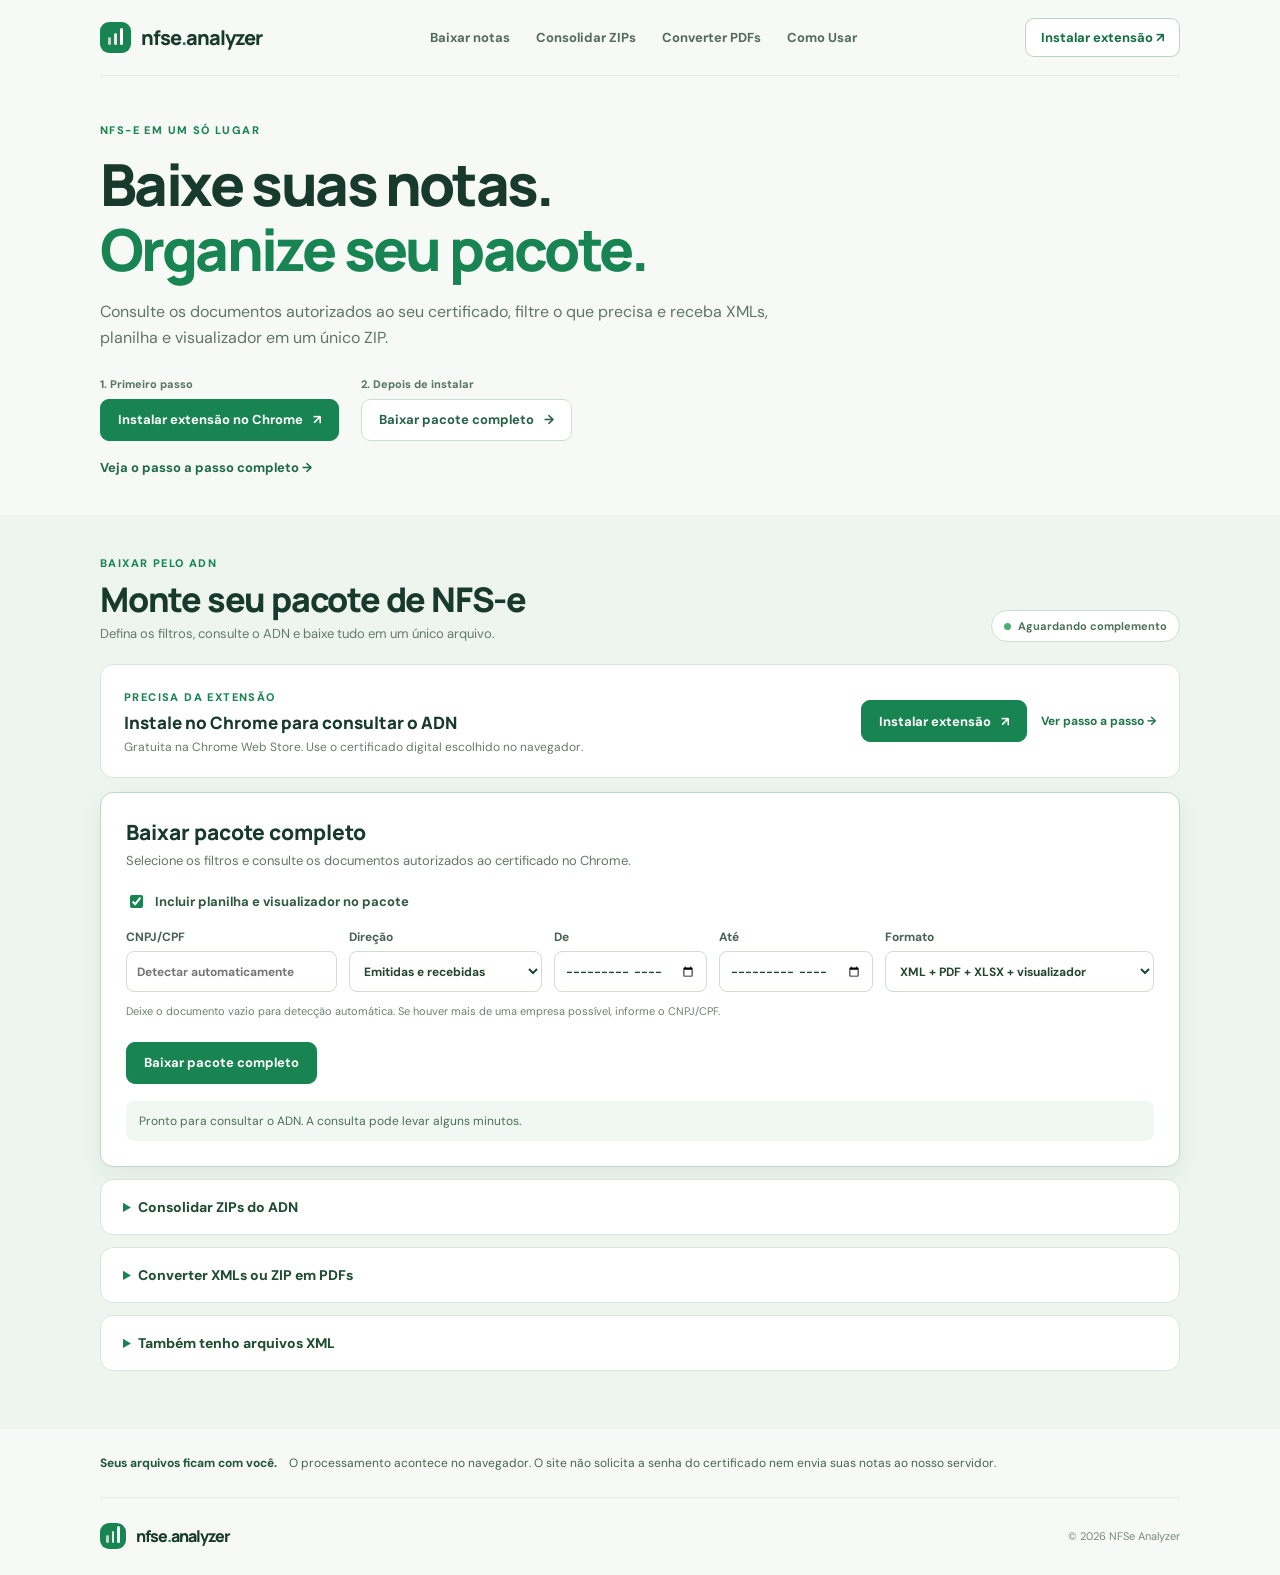
<file: index.html>
<!doctype html>
<html lang="pt-BR">

<head>
  <meta charset="UTF-8" />
  <meta name="viewport" content="width=device-width, initial-scale=1" />
  <meta name="theme-color" content="#f5f8f5" />
  <meta name="description" content="Baixe NFS-e pelo ADN, organize XMLs e gere um pacote com planilha, PDFs de conferência e visualizador." />
  <title>NFSe Analyzer — baixe e organize suas NFS-e</title>
  <link rel="icon" type="image/png" sizes="32x32" href="./extension/icons/icon-32.png" />
  <link rel="icon" type="image/png" sizes="16x16" href="./extension/icons/icon-16.png" />
  <link rel="preconnect" href="https://fonts.googleapis.com" />
  <link rel="preconnect" href="https://fonts.gstatic.com" crossorigin />
  <link
    href="https://fonts.googleapis.com/css2?family=DM+Sans:wght@400;500;600;700&family=Manrope:wght@400;500;600;700;800&display=swap"
    rel="stylesheet" />
  <link rel="stylesheet" href="./styles.css" />
    <script src="./vendor/exceljs.min.js" defer></script>
    <script src="./vendor/jszip.min.js" defer></script>
    <script src="./vendor/pdf-lib.min.js" defer></script>
    <script src="./site-status.js" defer></script>
    <script src="./xml-import.js" defer></script>
    <script src="./adn-export.js" defer></script>
    <script src="./danfse.js" defer></script>
    <script src="./adn-organize.js" defer></script>
    <script src="./pdf-convert.js" defer></script>
</head>

<body>
  <div class="site-shell">
    <header class="site-header">
      <a class="brand" href="#inicio" aria-label="NFSe Analyzer, início">
        <span class="brand-mark" aria-hidden="true"><span></span><span></span><span></span></span>
        <span>nfse<span class="brand-accent">.</span>analyzer</span>
      </a>
      <nav class="desktop-nav" aria-label="Navegação principal">
        <a href="#importar">Baixar notas</a>
        <a href="#adn-organize">Consolidar ZIPs</a>
        <a href="#pdf-convert">Converter PDFs</a>
        <a href="./guia.html">Como Usar</a>
      </nav>
      <a class="header-cta" href="https://chromewebstore.google.com/detail/ohkpaipmjfkncgmcnjjheplfcocjnpno" target="_blank" rel="noopener noreferrer">Instalar extensão <span aria-hidden="true">↗</span></a>
    </header>

    <main id="inicio">
      <section class="hero section-wrap" aria-labelledby="hero-title">
        <span class="section-kicker">NFS-E EM UM SÓ LUGAR</span>
        <h1 id="hero-title">Baixe suas notas.<br /><span>Organize seu pacote.</span></h1>
        <p>Consulte os documentos autorizados ao seu certificado, filtre o que precisa e receba XMLs, planilha e visualizador em um único ZIP.</p>
        <div class="hero-actions">
          <div class="hero-step"><span>1. Primeiro passo</span><a class="button button-primary" href="https://chromewebstore.google.com/detail/ohkpaipmjfkncgmcnjjheplfcocjnpno" target="_blank" rel="noopener noreferrer">Instalar extensão no Chrome <span aria-hidden="true">↗</span></a></div>
          <div class="hero-step"><span>2. Depois de instalar</span><a class="button" href="#importar">Baixar pacote completo <span aria-hidden="true">→</span></a></div>
        </div>
        <a class="text-link hero-guide-link" href="./guia.html">Veja o passo a passo completo →</a>
      </section>

      <section id="importar" class="workspace-section" aria-labelledby="workspace-title">
        <div class="section-wrap">
          <div class="workspace-heading">
            <div><span class="section-kicker">BAIXAR PELO ADN</span>
              <h2 id="workspace-title">Monte seu pacote de NFS-e</h2>
              <p>Defina os filtros, consulte o ADN e baixe tudo em um único arquivo.</p>
            </div><span class="prototype-badge" id="connection-badge">Aguardando complemento</span>
          </div>
          <div class="install-banner" id="instalar-complemento">
            <div class="install-banner-copy"><span class="section-kicker">PRECISA DA EXTENSÃO</span><h3>Instale no Chrome para consultar o ADN</h3><p>Gratuita na Chrome Web Store. Use o certificado digital escolhido no navegador.</p></div>
            <div class="install-banner-actions"><a class="button button-primary" href="https://chromewebstore.google.com/detail/ohkpaipmjfkncgmcnjjheplfcocjnpno" target="_blank" rel="noopener noreferrer">Instalar extensão <span aria-hidden="true">↗</span></a><a href="./guia.html">Ver passo a passo <span aria-hidden="true">→</span></a></div>
          </div>
          <div class="portal-panel" aria-labelledby="adn-title">
            <div class="portal-panel-copy">
              <h3 id="adn-title">Baixar pacote completo</h3>
              <p>Selecione os filtros e consulte os documentos autorizados ao certificado no Chrome.</p>
              <div class="adn-direct-options">
                <label><input id="adn-full-package" type="checkbox" checked /> Incluir planilha e visualizador no pacote</label>
                <div id="adn-direct-filters">
                  <label>CNPJ/CPF <input id="adn-direct-company" inputmode="numeric" placeholder="Detectar automaticamente" /></label>
                  <label>Direção <select id="adn-direct-direction"><option value="">Emitidas e recebidas</option><option value="issued">Emitidas</option><option value="received">Recebidas</option></select></label>
                  <label>De <input id="adn-direct-from" type="month" /></label>
                  <label>Até <input id="adn-direct-to" type="month" /></label>
                  <label>Formato <select id="adn-direct-format"><option value="all">XML + PDF + XLSX + visualizador</option><option value="xml-xlsx">XML + XLSX + visualizador</option><option value="xml-only">Somente XML + visualizador</option></select></label>
                </div>
                <p id="adn-direct-help">Deixe o documento vazio para detecção automática. Se houver mais de uma empresa possível, informe o CNPJ/CPF.</p>
              </div>
              <div class="portal-actions">
                <button id="adn-export-button" class="button button-primary" type="button">Baixar pacote completo</button>
                <button id="adn-stop-button" class="button" type="button" hidden>Parar e salvar parcial</button>
              </div>
              <p id="adn-feedback" role="status" aria-live="polite">Pronto para consultar o ADN. A consulta pode levar alguns minutos.</p>
            </div>
          </div>
          <details class="alternative-import adn-organize" id="adn-organize">
            <summary>Consolidar ZIPs do ADN</summary>
            <p>Junte os ZIPs de uma consulta interrompida e gere uma planilha consolidada. Selecione todos os lotes para conferir a sequência.</p>
            <div class="adn-organize-controls">
              <input id="adn-zip-input" type="file" accept=".zip,application/zip" multiple aria-label="Selecionar todos os ZIPs da consulta ao ADN" />
              <label>Empresa <select id="adn-company"><option value="">Todas</option></select></label>
              <label>Direção <select id="adn-direction"><option value="">Emitidas e recebidas</option><option value="issued">Emitidas</option><option value="received">Recebidas</option></select></label>
              <label>Período <select id="adn-period-kind"><option value="issue">Mês de emissão</option><option value="competence">Competência</option></select></label>
              <label>De <input id="adn-month-from" type="month" /></label>
              <label>Até <input id="adn-month-to" type="month" /></label>
              <label>Situação <select id="adn-status-filter"><option value="">Todas</option><option value="valid">Válidas</option><option value="cancelled">Canceladas</option><option value="substituted">Substituídas</option></select></label>
              <label class="adn-pdf-option"><input id="adn-include-pdf" type="checkbox" checked /> Incluir PDFs das notas</label>
              <button id="adn-organize-button" class="button button-primary" type="button" disabled>Gerar ZIP consolidado</button>
            </div>
            <p id="adn-organize-feedback" role="status" aria-live="polite">Selecione todos os ZIPs do ADN para começar.</p>
            <div id="adn-batch-preview" class="adn-batch-preview" hidden>
              <div class="adn-preview-top"><strong>Visualizador consolidado</strong><input id="adn-preview-search" type="search" placeholder="Buscar número, cliente, prestador ou chave" aria-label="Buscar notas consolidadas" /></div>
              <p id="adn-preview-summary"></p>
              <div class="table-scroll"><table><thead><tr><th>Número</th><th>Emissão</th><th>Prestador</th><th>Tomador</th><th>Valor</th><th>Situação</th></tr></thead><tbody id="adn-preview-body"></tbody></table></div>
              <div class="adn-preview-pages"><p id="adn-preview-count"></p><button id="adn-preview-prev" class="button" type="button">Anterior</button><button id="adn-preview-next" class="button" type="button">Próxima</button></div>
            </div>
            <dialog id="adn-note-detail" class="adn-note-detail"><div class="adn-detail-heading"><h3>Detalhes da NFS-e</h3><button type="button" id="adn-detail-close" class="button">Fechar</button></div><div id="adn-note-detail-content"></div></dialog>
          </details>
          <details class="alternative-import" id="pdf-convert">
            <summary>Converter XMLs ou ZIP em PDFs</summary>
            <p>Use arquivos XML ou um ZIP já baixado. A conversão é local e não consulta o ADN. Eventos no ZIP identificam notas canceladas e substituídas.</p>
            <div class="xml-import-actions"><input id="pdf-convert-input" type="file" accept=".xml,.zip,text/xml,application/xml,application/zip" multiple aria-label="Selecionar XMLs ou ZIP para converter" /><button id="pdf-convert-button" class="button" type="button" disabled>Baixar PDFs em ZIP</button></div>
            <p id="pdf-convert-feedback" role="status" aria-live="polite">Selecione arquivos para começar.</p>
          </details>
          <details class="alternative-import">
            <summary>Também tenho arquivos XML</summary>
            <p>Selecione XMLs oficiais de NFS-e que você já baixou. A análise acontece nesta aba, sem enviar os arquivos ao servidor.</p>
            <div class="xml-import-actions">
              <input id="xml-files" type="file" accept=".xml,text/xml,application/xml" multiple aria-label="Selecionar XMLs de NFS-e" />
              <button id="xml-export-button" class="button" type="button" disabled>↧ Baixar ZIP com XMLs e relatório</button>
            </div>
            <p id="xml-feedback" role="status" aria-live="polite">Nenhum XML selecionado.</p>
            <div class="table-scroll" id="xml-preview" hidden></div>
          </details>

        </div>
      </section>

      <section id="privacidade" class="privacy-section section-wrap">
        <strong>Seus arquivos ficam com você.</strong>
        <p>O processamento acontece no navegador. O site não solicita a senha do certificado nem envia suas notas ao nosso servidor.</p>
      </section>
    </main>
    <footer class="site-footer section-wrap"><a class="brand" href="#inicio"><span class="brand-mark"
          aria-hidden="true"><span></span><span></span><span></span></span><span>nfse<span
            class="brand-accent">.</span>analyzer</span></a><span>© <span id="year"></span> NFSe Analyzer</span></footer>
  </div>
</body>

</html>
</file>
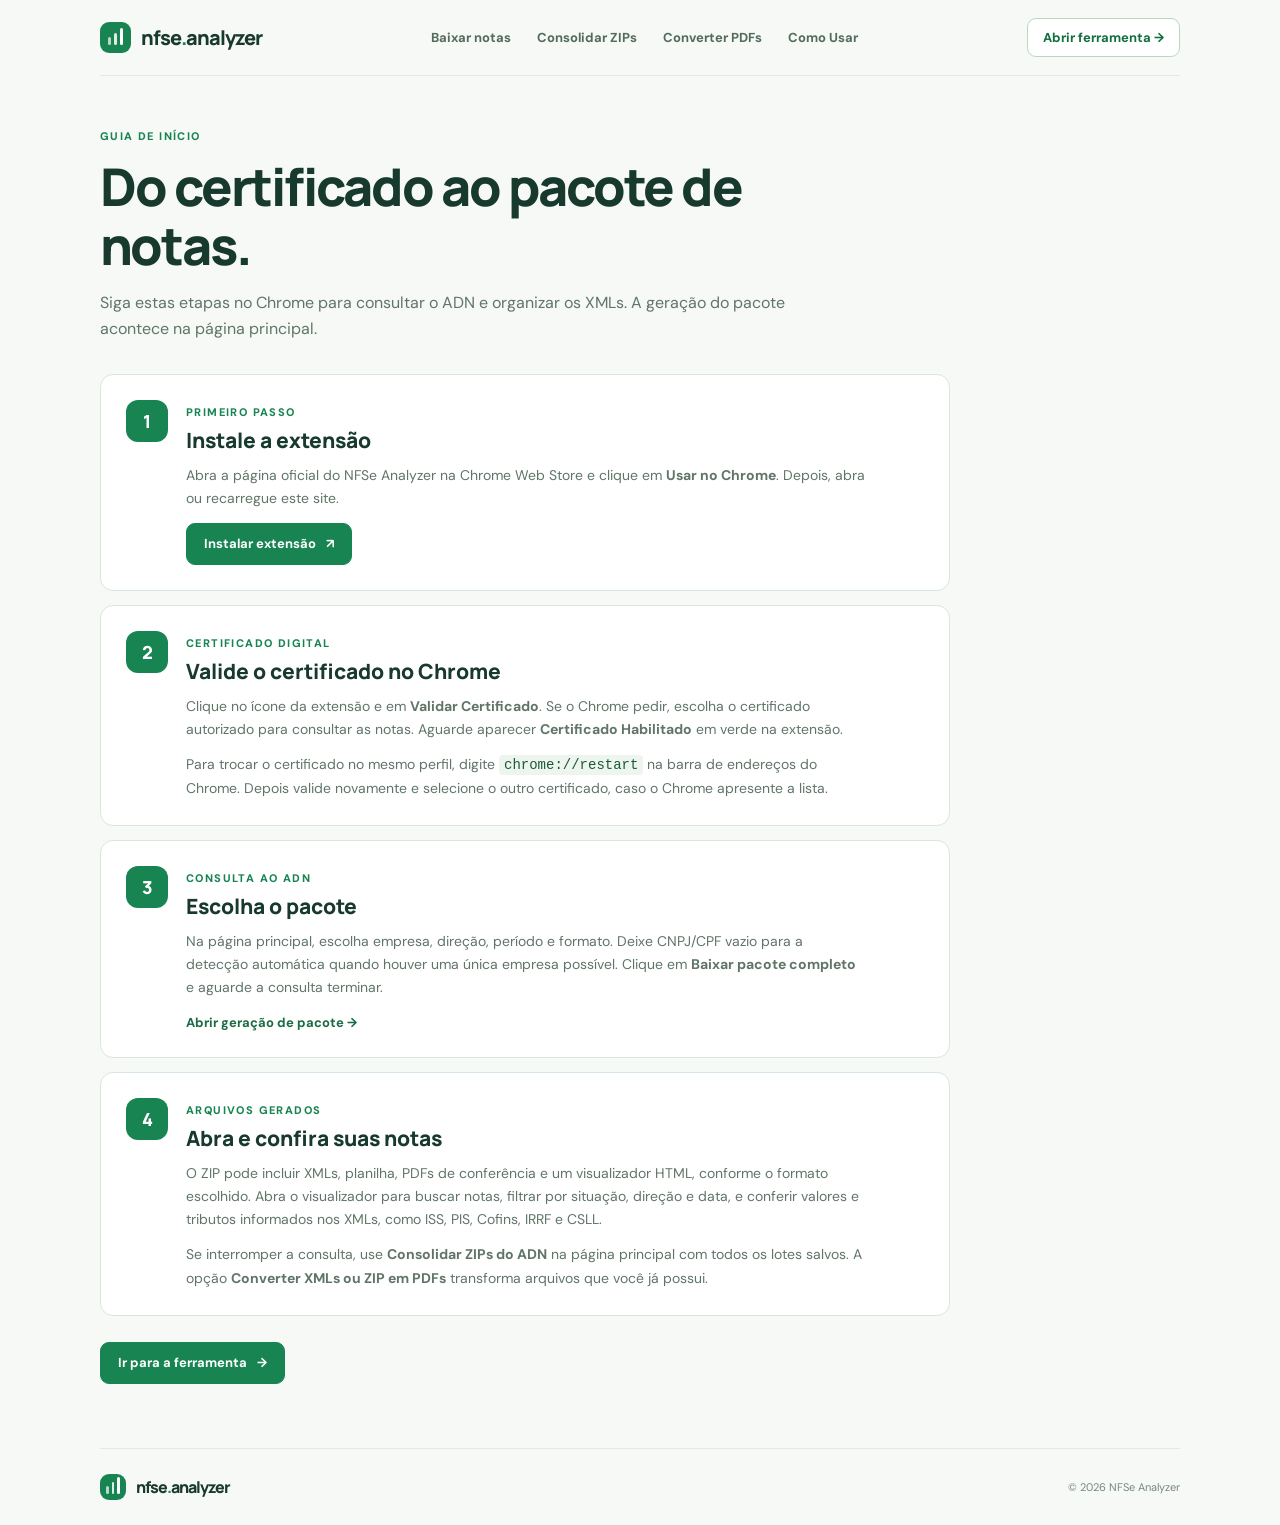
<file: guia.html>
<!doctype html>
<html lang="pt-BR">

<head>
  <meta charset="UTF-8" />
  <meta name="viewport" content="width=device-width, initial-scale=1" />
  <meta name="theme-color" content="#f5f8f5" />
  <meta name="description" content="Passo a passo para instalar a extensão NFSe Analyzer, validar o certificado e baixar suas NFS-e." />
  <title>Passo a passo — NFSe Analyzer</title>
  <link rel="icon" type="image/png" sizes="32x32" href="./extension/icons/icon-32.png" />
  <link rel="icon" type="image/png" sizes="16x16" href="./extension/icons/icon-16.png" />
  <link rel="preconnect" href="https://fonts.googleapis.com" />
  <link rel="preconnect" href="https://fonts.gstatic.com" crossorigin />
  <link href="https://fonts.googleapis.com/css2?family=DM+Sans:wght@400;500;600;700&family=Manrope:wght@400;500;600;700;800&display=swap" rel="stylesheet" />
  <link rel="stylesheet" href="./styles.css" />
  <script src="./site-status.js" defer></script>
</head>

<body>
  <div class="site-shell">
    <header class="site-header">
      <a class="brand" href="./index.html" aria-label="NFSe Analyzer, início">
        <span class="brand-mark" aria-hidden="true"><span></span><span></span><span></span></span>
        <span>nfse<span class="brand-accent">.</span>analyzer</span>
      </a>
      <nav class="desktop-nav" aria-label="Navegação principal">
        <a href="./index.html#importar">Baixar notas</a>
        <a href="./index.html#adn-organize">Consolidar ZIPs</a>
        <a href="./index.html#pdf-convert">Converter PDFs</a>
        <a href="./guia.html" aria-current="page">Como Usar</a>
      </nav>
      <a class="header-cta" href="./index.html#importar">Abrir ferramenta <span aria-hidden="true">→</span></a>
    </header>

    <main class="guide-main section-wrap">
      <div class="guide-intro">
        <span class="section-kicker">GUIA DE INÍCIO</span>
        <h1>Do certificado ao pacote de notas.</h1>
        <p>Siga estas etapas no Chrome para consultar o ADN e organizar os XMLs. A geração do pacote acontece na página principal.</p>
      </div>

      <ol class="guide-steps">
        <li class="guide-card">
          <div class="guide-number" aria-hidden="true">1</div>
          <div><span class="section-kicker">PRIMEIRO PASSO</span><h2>Instale a extensão</h2>
            <p>Abra a página oficial do NFSe Analyzer na Chrome Web Store e clique em <strong>Usar no Chrome</strong>. Depois, abra ou recarregue este site.</p>
            <a class="button button-primary" href="https://chromewebstore.google.com/detail/ohkpaipmjfkncgmcnjjheplfcocjnpno" target="_blank" rel="noopener noreferrer">Instalar extensão <span aria-hidden="true">↗</span></a>
          </div>
        </li>
        <li class="guide-card">
          <div class="guide-number" aria-hidden="true">2</div>
          <div><span class="section-kicker">CERTIFICADO DIGITAL</span><h2>Valide o certificado no Chrome</h2>
            <p>Clique no ícone da extensão e em <strong>Validar Certificado</strong>. Se o Chrome pedir, escolha o certificado autorizado para consultar as notas. Aguarde aparecer <strong>Certificado Habilitado</strong> em verde na extensão.</p>
            <p>Para trocar o certificado no mesmo perfil, digite <code>chrome://restart</code> na barra de endereços do Chrome. Depois valide novamente e selecione o outro certificado, caso o Chrome apresente a lista.</p>
          </div>
        </li>
        <li class="guide-card">
          <div class="guide-number" aria-hidden="true">3</div>
          <div><span class="section-kicker">CONSULTA AO ADN</span><h2>Escolha o pacote</h2>
            <p>Na página principal, escolha empresa, direção, período e formato. Deixe CNPJ/CPF vazio para a detecção automática quando houver uma única empresa possível. Clique em <strong>Baixar pacote completo</strong> e aguarde a consulta terminar.</p>
            <a class="text-link" href="./index.html#importar">Abrir geração de pacote →</a>
          </div>
        </li>
        <li class="guide-card">
          <div class="guide-number" aria-hidden="true">4</div>
          <div><span class="section-kicker">ARQUIVOS GERADOS</span><h2>Abra e confira suas notas</h2>
            <p>O ZIP pode incluir XMLs, planilha, PDFs de conferência e um visualizador HTML, conforme o formato escolhido. Abra o visualizador para buscar notas, filtrar por situação, direção e data, e conferir valores e tributos informados nos XMLs, como ISS, PIS, Cofins, IRRF e CSLL.</p>
            <p>Se interromper a consulta, use <strong>Consolidar ZIPs do ADN</strong> na página principal com todos os lotes salvos. A opção <strong>Converter XMLs ou ZIP em PDFs</strong> transforma arquivos que você já possui.</p>
          </div>
        </li>
      </ol>
      <div class="guide-footer-action"><a class="button button-primary" href="./index.html#importar">Ir para a ferramenta <span aria-hidden="true">→</span></a></div>
    </main>

    <footer class="site-footer section-wrap"><a class="brand" href="./index.html"><span class="brand-mark" aria-hidden="true"><span></span><span></span><span></span></span><span>nfse<span class="brand-accent">.</span>analyzer</span></a><span>© <span id="year"></span> NFSe Analyzer</span></footer>
  </div>
</body>

</html>
</file>
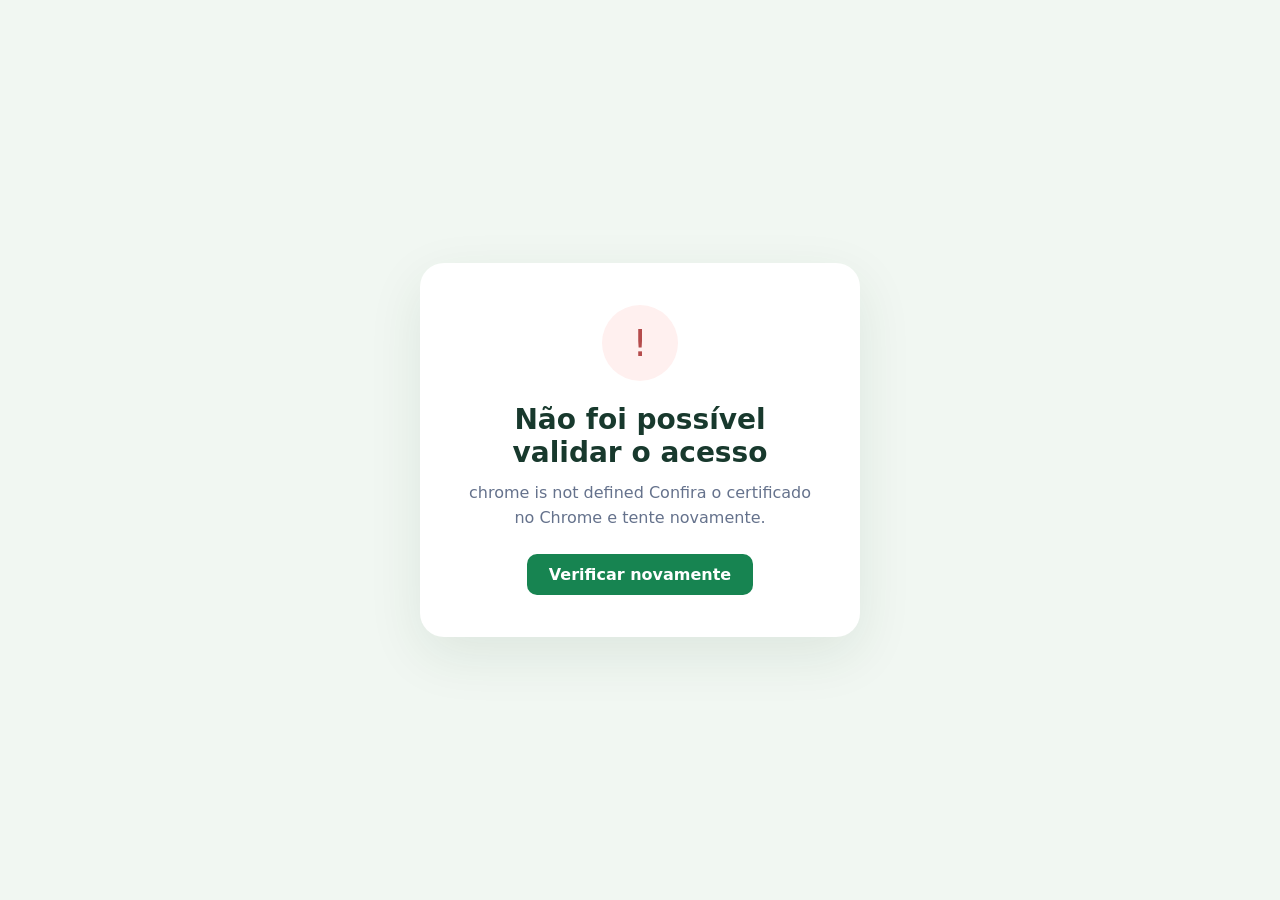
<file: extension/certificate-status.html>
<!doctype html>
<html lang="pt-BR">

<head>
  <meta charset="utf-8" />
  <meta name="viewport" content="width=device-width, initial-scale=1" />
  <title>Verificação do certificado — NFSe Analyzer</title>
  <style>
    :root { color-scheme: light; font-family: system-ui, sans-serif; }
    body { min-height: 100vh; display: grid; place-items: center; margin: 0; background: #f1f7f2; color: #18392d; }
    main { box-sizing: border-box; width: min(440px, calc(100% - 32px)); padding: 42px; border-radius: 24px; background: #fff; box-shadow: 0 18px 55px #173d2617; text-align: center; }
    .icon { width: 76px; height: 76px; margin: 0 auto 22px; border-radius: 50%; display: grid; place-items: center; background: #e8f5ec; color: #178451; font-size: 38px; }
    .checking .icon::after { content: ""; width: 34px; height: 34px; border: 4px solid #bedfc8; border-top-color: #178451; border-radius: 50%; animation: spin .8s linear infinite; }
    .success .icon { background: #e8f7f0; color: #28835c; animation: pop .45s ease both; }
    .error .icon { background: #fff0ef; color: #b54c4c; }
    h1 { margin: 0 0 12px; font-size: 28px; }
    p { margin: 0; color: #65728c; line-height: 1.55; }
    .hint { display: none; margin-top: 18px; font-size: 13px; }
    .success .hint { display: block; }
    button { display: none; margin: 24px auto 0; padding: 11px 22px; border: 0; border-radius: 10px; background: #178451; color: white; font: inherit; font-weight: 700; cursor: pointer; }
    .error button, .success button { display: block; }
    @keyframes spin { to { transform: rotate(360deg); } }
    @keyframes pop { 0% { transform: scale(.5); opacity: 0; } 70% { transform: scale(1.15); } 100% { transform: scale(1); opacity: 1; } }
    @media (prefers-reduced-motion: reduce) { .checking .icon::after, .success .icon { animation: none; } }
  </style>
  <script src="certificate-status.js" defer></script>
</head>

<body>
  <main id="status" class="checking" role="status" aria-live="polite">
    <div id="icon" class="icon" aria-hidden="true"></div>
    <h1 id="title">Verificando acesso…</h1>
    <p id="description">O Chrome pode solicitar que você selecione seu certificado digital.</p>
    <p class="hint">A verificação confirma o acesso ao ADN, mas não identifica qual certificado foi usado. Para trocar o certificado, digite <code>chrome://restart</code> na barra de endereços do Chrome. Depois, valide novamente e escolha o outro certificado.</p>
    <button id="retry" type="button">Verificar novamente</button>
  </main>
</body>

</html>
</file>
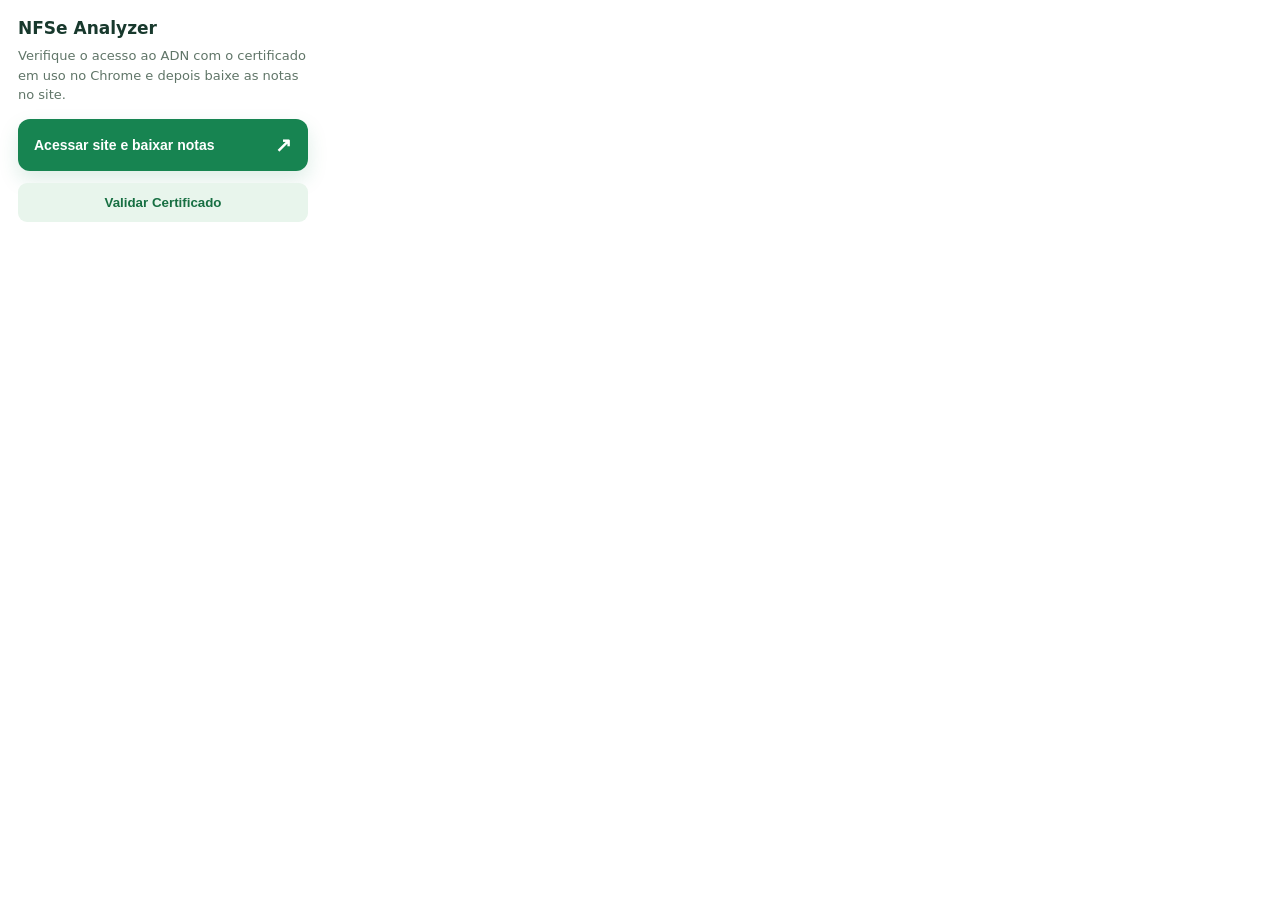
<file: extension/popup.html>
<!doctype html>
<html lang="pt-BR">

<head>
  <meta charset="utf-8" />
  <meta name="viewport" content="width=device-width, initial-scale=1" />
  <title>NFSe Analyzer</title>
  <style>
    body {
      font: 13px system-ui, sans-serif;
      width: 290px;
      margin: 0;
      padding: 18px;
      color: #18392d
    }

    h1 {
      font-size: 17px;
      margin: 0 0 8px
    }

    p {
      line-height: 1.5;
      color: #607568;
      margin: 0 0 14px
    }

    button {
      width: 100%;
      border: 0;
      border-radius: 9px;
      background: #178451;
      color: #fff;
      padding: 12px;
      font-weight: 700;
      cursor: pointer
    }

    button:disabled {
      background: #acc7b3;
      cursor: not-allowed
    }

    #open-site {
      display: flex;
      align-items: center;
      justify-content: space-between;
      padding: 16px;
      border-radius: 12px;
      background: #178451;
      box-shadow: 0 9px 20px #17845125;
      font-size: 14px;
      text-align: left
    }

    #open-site:hover {
      background: #0d7042
    }

    #open-site span {
      font-size: 20px;
      line-height: 1
    }

    #select-certificate {
      margin-top: 12px;
      background: #e8f5ec;
      color: #176f42
    }

    #select-certificate.verified {
      background: #e8f7f0;
      color: #1f754e;
    }

    .certificate-note {
      margin: 12px 0 0;
      font-size: 12px
    }

  </style>
  <script src="popup.js" defer></script>
</head>

<body>
  <h1>NFSe Analyzer</h1>
  <p>Verifique o acesso ao ADN com o certificado em uso no Chrome e depois baixe as notas no site.</p>
  <button id="open-site" type="button">Acessar site e baixar notas <span aria-hidden="true">↗</span></button>
  <button id="select-certificate" type="button">Validar Certificado</button>
  <p class="certificate-note" id="certificate-note" hidden>Para trocar o certificado, digite <code>chrome://restart</code> na barra de endereços do Chrome. Depois, valide novamente e escolha o outro certificado.</p>
</body>

</html>
</file>
<file: styles.css>
:root {
  font-family:"DM Sans",sans-serif;
  color:#18392d;
  background:#f6f9f6;
  font-synthesis:none
}

* {
  box-sizing:border-box
}

html {
  scroll-behavior:smooth
}

body {
  margin:0
}

button,input,select {
  font:inherit
}

button {
  cursor:pointer
}

a {
  color:inherit;
  text-decoration:none
}

h1,h2,h3,p {
  margin-top:0
}

[hidden] {
  display:none!important
}

:focus-visible {
  outline:3px solid #5dbb87;
  outline-offset:3px
}

.section-wrap,.site-header {
  width:min(1080px,calc(100% - 40px));
  margin-inline:auto
}

.site-header {
  min-height:76px;
  display:flex;
  align-items:center;
  justify-content:space-between;
  gap:24px;
  border-bottom:1px solid #e1ebe3
}

.brand {
  display:inline-flex;
  align-items:center;
  gap:10px;
  font:800 20px Manrope,sans-serif;
  letter-spacing:-1px;
  white-space:nowrap
}

.brand-accent {
  color:#178451
}

.brand-mark {
  display:flex;
  align-items:end;
  gap:3px;
  width:31px;
  height:31px;
  padding:8px;
  border-radius:9px;
  background:#178451
}

.brand-mark span {
  width:4px;
  border-radius:2px;
  background:#fff
}

.brand-mark span:nth-child(1) {
  height:8px;
  opacity:.7
}

.brand-mark span:nth-child(2) {
  height:12px;
  opacity:.85
}

.brand-mark span:nth-child(3) {
  height:17px
}

.desktop-nav {
  display:flex;
  align-items:center;
  gap:26px;
  color:#526b5c;
  font-size:13px;
  font-weight:700
}

.desktop-nav a:hover,.text-link:hover {
  color:#0d7443
}

.header-cta {
  padding:10px 15px;
  border:1px solid #b9d7c3;
  border-radius:9px;
  color:#126e41;
  background:#fff;
  font-size:13px;
  font-weight:700;
  white-space:nowrap
}

.header-cta:hover {
  background:#e8f5ec
}

.hero {
  padding:42px 0 38px
}

.section-kicker {
  color:#178451;
  font-size:11px;
  font-weight:800;
  letter-spacing:1.4px
}

.hero h1 {
  max-width:770px;
  margin:13px 0 17px;
  font:800 clamp(36px,5vw,58px)/1.12 Manrope,sans-serif;
  letter-spacing:-2.6px
}

.hero h1 span {
  color:#178451
}

.hero>p {
  max-width:670px;
  margin-bottom:25px;
  color:#607568;
  font-size:16px;
  line-height:1.65
}

.hero-actions {
  display:flex;
  align-items:center;
  flex-wrap:wrap;
  gap:22px
}

.hero-step {
  display:grid;
  gap:8px
}

.hero-step>span {
  color:#587663;
  font-size:11px;
  font-weight:800
}

.hero-guide-link {
  display:inline-block;
  margin-top:18px
}

.button {
  display:inline-flex;
  align-items:center;
  justify-content:center;
  gap:10px;
  min-height:42px;
  padding:11px 17px;
  border:1px solid #cddfd2;
  border-radius:9px;
  color:#276246;
  background:#fff;
  font-size:13px;
  font-weight:700;
  text-align:center
}

.button:hover:not(:disabled) {
  background:#edf7ef
}

.button:disabled {
  opacity:.55;
  cursor:not-allowed
}

.button-primary {
  border-color:#178451;
  color:#fff;
  background:#178451
}

.button-primary:hover:not(:disabled) {
  border-color:#0d7042;
  background:#0d7042
}

.text-link {
  color:#1c6b45;
  font-size:13px;
  font-weight:700
}

.workspace-section {
  padding:36px 0 58px;
  background:#edf5ee
}

.workspace-heading {
  display:flex;
  align-items:end;
  justify-content:space-between;
  gap:20px;
  margin-bottom:22px
}

.workspace-heading h2 {
  margin:7px 0 6px;
  font:800 clamp(25px,3vw,34px)/1.2 Manrope,sans-serif;
  letter-spacing:-1.2px
}

.workspace-heading p {
  margin:0;
  color:#657a6a;
  font-size:13px
}

.prototype-badge {
  display:inline-flex;
  align-items:center;
  gap:7px;
  padding:8px 12px;
  border:1px solid #cddfd2;
  border-radius:99px;
  color:#4d725a;
  background:#fff;
  font-size:11px;
  font-weight:700;
  white-space:nowrap
}

.prototype-badge:before {
  content:"";
  width:7px;
  height:7px;
  border-radius:50%;
  background:#4fac75
}
.prototype-badge.connected {
  border-color: #b7dec3;
  color: #126e41;
  background: #e6f5ea;
}

.install-banner,.portal-panel,.alternative-import {
  border:1px solid #d8e7dc;
  border-radius:13px;
  background:#fff
}

.install-banner {
  display:flex;
  align-items:center;
  justify-content:space-between;
  gap:22px;
  padding:20px 23px;
  margin-bottom:14px
}

.install-banner-copy h3 {
  margin:5px 0 4px;
  font:800 17px Manrope,sans-serif
}

.install-banner-copy p {
  margin:0;
  color:#68796e;
  font-size:12px;
  line-height:1.55
}

.install-banner-actions {
  display:flex;
  align-items:center;
  gap:14px;
  flex-shrink:0
}

.install-banner-actions>a:last-child {
  color:#21754a;
  font-size:12px;
  font-weight:700
}

.install-banner-actions>a:last-child:hover {
  text-decoration:underline
}

.portal-panel {
  padding:25px;
  border-color:#bed9c5;
  box-shadow:0 8px 24px #123d2110
}

.portal-panel-copy {
  width:100%
}

.portal-panel-copy h3 {
  margin:0 0 5px;
  font:800 21px Manrope,sans-serif
}

.portal-panel-copy>p {
  margin:0;
  color:#627769;
  font-size:13px;
  line-height:1.55
}

.adn-direct-options {
  margin-top:21px
}

.adn-direct-options>label {
  display:flex;
  align-items:center;
  gap:9px;
  color:#2e5940;
  font-size:13px;
  font-weight:700
}

input[type=checkbox] {
  accent-color:#178451
}

#adn-direct-filters {
  display:grid;
  grid-template-columns:1.1fr 1fr .8fr .8fr 1.4fr;
  gap:12px;
  margin-top:18px
}

#adn-direct-filters label,.adn-organize-controls label {
  display:grid;
  gap:6px;
  color:#486152;
  font-size:12px;
  font-weight:700
}

#adn-direct-filters input,#adn-direct-filters select,.adn-organize-controls input,.adn-organize-controls select,.adn-preview-top input {
  width:100%;
  min-height:41px;
  padding:8px 10px;
  border:1px solid #cfddd2;
  border-radius:8px;
  color:#234532;
  background:#fff
}

#adn-direct-help {
  margin:11px 0 0;
  color:#6d8173;
  font-size:11px;
  line-height:1.5
}

.portal-actions {
  display:flex;
  align-items:center;
  flex-wrap:wrap;
  gap:12px;
  margin-top:22px
}

#adn-feedback {
  margin-top:17px;
  padding:11px 13px;
  border-radius:8px;
  color:#4d6e57;
  background:#f1f7f2;
  font-size:12px;
  line-height:1.5
}

.alternative-import {
  margin-top:12px;
  padding:18px 22px;
  color:#3f5847;
  font-size:12px
}

.alternative-import summary {
  cursor:pointer;
  color:#214d33;
  font-size:14px;
  font-weight:800
}

.alternative-import summary::marker {
  color:#178451
}

.alternative-import[open] summary {
  margin-bottom:12px
}

.alternative-import>p {
  margin:0 0 13px;
  color:#6a7c6e;
  line-height:1.55
}

.adn-organize-controls {
  display:grid;
  grid-template-columns:repeat(4,minmax(0,1fr));
  align-items:end;
  gap:12px
}

.adn-organize-controls #adn-zip-input {
  grid-column:span 2
}

.adn-organize-controls .adn-pdf-option {
  display:flex;
  align-items:center;
  gap:8px;
  min-height:41px
}

.adn-organize-controls .adn-pdf-option input {
  width:17px;
  min-height:0;
  height:17px;
  margin:0
}

.adn-organize-controls button {
  justify-self:start
}

#adn-organize-feedback,#pdf-convert-feedback,#xml-feedback {
  margin:12px 0 0;
  color:#5c7563;
  font-size:12px
}

.xml-import-actions {
  display:flex;
  align-items:center;
  flex-wrap:wrap;
  gap:12px;
  margin-top:16px
}

.xml-import-actions input {
  max-width:100%;
  color:#4c6653;
  font-size:12px
}

.table-scroll {
  overflow-x:auto
}

table {
  width:100%;
  border-collapse:collapse;
  text-align:left;
  white-space:nowrap
}

th,td {
  padding:12px;
  border-bottom:1px solid #e4eee6;
  font-size:12px
}

th {
  color:#54705d;
  background:#f4f8f5;
  font-weight:800
}

td {
  color:#435a48
}

#xml-preview,.adn-batch-preview {
  margin-top:15px;
  padding:14px;
  border:1px solid #d8e7dc;
  border-radius:10px;
  background:#fbfdfb
}

.adn-preview-top,.adn-detail-heading {
  display:flex;
  align-items:center;
  justify-content:space-between;
  gap:12px
}

.adn-preview-top input {
  max-width:360px
}

.adn-preview-pages {
  display:flex;
  align-items:center;
  flex-wrap:wrap;
  gap:8px;
  margin-top:12px
}

.adn-preview-pages p {
  margin:0 auto 0 0
}

#adn-preview-body tr {
  cursor:pointer
}

#adn-preview-body tr:hover,#adn-preview-body tr:focus {
  background:#e8f5ec;
  outline:2px solid #79bd91
}

.adn-row-cancelled {
  background:#fff5f3
}

.adn-row-substituted {
  background:#f8f4ff
}

.adn-note-detail {
  width:min(760px,92vw);
  max-height:85vh;
  padding:24px;
  border:0;
  border-radius:14px;
  color:#18392d
}

.adn-note-detail::backdrop {
  background:#10281b99
}

.adn-note-detail dl {
  display:grid;
  grid-template-columns:minmax(145px,1fr) 2fr;
  gap:9px;
  overflow-wrap:anywhere
}

.adn-note-detail dt {
  font-weight:700
}

.adn-note-detail dd {
  margin:0
}

.xml-download-link {
  padding:0;
  border:0;
  color:#147646;
  background:transparent;
  font-weight:700
}

.xml-download-link:hover {
  text-decoration:underline
}

.privacy-section {
  display:flex;
  align-items:center;
  gap:12px;
  padding-top:25px;
  padding-bottom:25px;
  color:#47634f;
  font-size:12px
}

.privacy-section strong {
  color:#215638;
  white-space:nowrap
}

.privacy-section p {
  margin:0;
  line-height:1.5
}

.site-footer {
  display:flex;
  align-items:center;
  justify-content:space-between;
  min-height:78px;
  border-top:1px solid #e1ebe3
}

.site-footer .brand {
  font-size:16px
}

.site-footer .brand-mark {
  width:26px;
  height:26px;
  padding:6px
}

.site-footer>span {
  color:#77897b;
  font-size:11px
}

.guide-main {
  padding-top:48px;
  padding-bottom:64px
}

.guide-intro {
  max-width:730px;
  margin-bottom:32px
}

.guide-intro h1 {
  margin:12px 0 14px;
  font:800 clamp(34px,5vw,52px)/1.14 Manrope,sans-serif;
  letter-spacing:-2px
}

.guide-intro p {
  color:#607568;
  line-height:1.65
}

.guide-steps {
  display:grid;
  gap:14px;
  max-width:850px;
  margin:0;
  padding:0;
  list-style:none
}

.guide-card {
  display:grid;
  grid-template-columns:42px minmax(0,1fr);
  gap:18px;
  padding:25px;
  border:1px solid #d8e7dc;
  border-radius:13px;
  background:#fff
}

.guide-number {
  display:grid;
  place-items:center;
  width:42px;
  height:42px;
  border-radius:12px;
  color:#fff;
  background:#178451;
  font:800 18px Manrope,sans-serif
}

.guide-card h2 {
  margin:5px 0 10px;
  font:800 21px Manrope,sans-serif
}

.guide-card p {
  max-width:680px;
  margin-bottom:12px;
  color:#607568;
  font-size:14px;
  line-height:1.65
}

.guide-card p:last-child {
  margin-bottom:0
}

.guide-card code {
  padding:2px 5px;
  border-radius:4px;
  color:#195a36;
  background:#edf5ee
}

.guide-footer-action {
  margin-top:26px
}

@media(max-width:900px) {
  .desktop-nav {
    gap:14px
  }
  #adn-direct-filters {
    grid-template-columns:repeat(3,minmax(0,1fr))
  }
  .install-banner {
    align-items:flex-start;
    flex-direction:column
  }
}

@media(max-width:680px) {
  .section-wrap,.site-header {
    width:min(100% - 28px,1080px)
  }
  .site-header {
    min-height:65px
  }
  .brand {
    font-size:17px
  }
  .desktop-nav {
    display:none
  }
  .header-cta {
    padding:9px;
    font-size:11px
  }
  .hero {
    padding:42px 0
  }
  .hero h1 {
    letter-spacing:-1.8px
  }
  .hero>p {
    font-size:14px
  }
  .workspace-section {
    padding:30px 0 44px
  }
  .workspace-heading {
    align-items:flex-start;
    flex-direction:column;
    gap:12px
  }
  .install-banner,.portal-panel,.alternative-import {
    padding:18px
  }
  .install-banner-actions {
    flex-wrap:wrap
  }
  #adn-direct-filters,.adn-organize-controls {
    grid-template-columns:repeat(2,minmax(0,1fr))
  }
  .privacy-section {
    align-items:flex-start;
    flex-direction:column;
    gap:5px
  }
}

@media(max-width:450px) {
  .hero-actions {
    align-items:stretch;
    flex-direction:column;
    gap:14px
  }
  .hero-actions .button {
    width:100%
  }
  .hero-step {
    width:100%
  }
  .guide-card {
    grid-template-columns:1fr;
    padding:19px
  }
  #adn-direct-filters,.adn-organize-controls {
    grid-template-columns:1fr
  }
  .adn-organize-controls #adn-zip-input {
    grid-column:auto
  }
  .install-banner-actions {
    align-items:stretch;
    flex-direction:column;
    width:100%
  }
  .site-footer {
    gap:15px
  }
}
</file>
